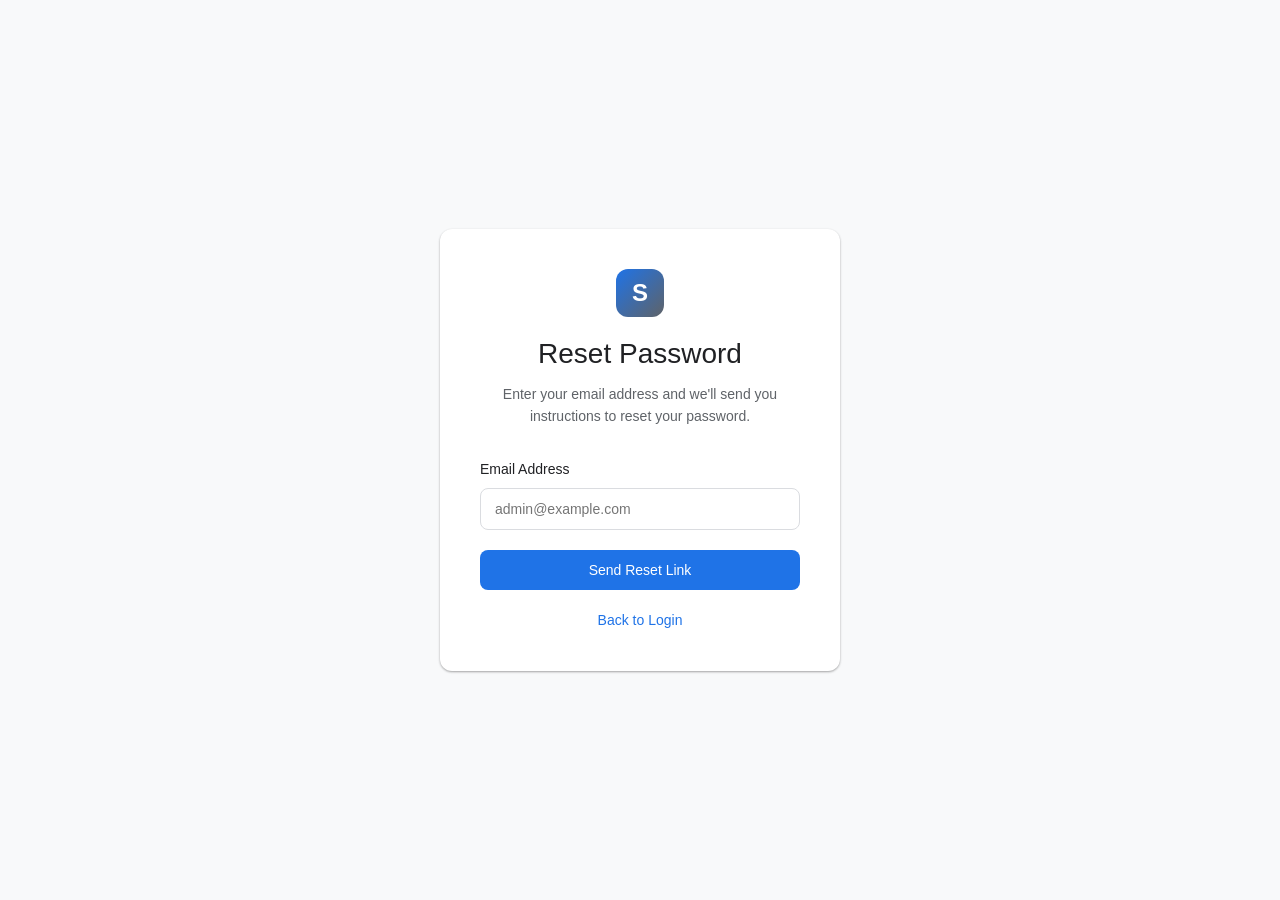
<file: Solvexa/reset-password.html>
<!DOCTYPE html>
<html lang="en">
<head>
  <meta charset="UTF-8">
  <meta name="viewport" content="width=device-width, initial-scale=1.0">
  <title>Reset Password - Solvexa Admin</title>
  <style>
    * {
      margin: 0;
      padding: 0;
      box-sizing: border-box;
    }

    body {
      font-family: -apple-system, BlinkMacSystemFont, "Segoe UI", Roboto, sans-serif;
      background: #f8f9fa;
      color: #202124;
      line-height: 1.5;
    }

    .container {
      display: flex;
      align-items: center;
      justify-content: center;
      min-height: 100vh;
      padding: 20px;
    }

    .card {
      width: 100%;
      max-width: 400px;
      background: #ffffff;
      padding: 40px;
      border-radius: 12px;
      box-shadow: 0 1px 3px rgba(0,0,0,0.12), 0 1px 2px rgba(0,0,0,0.24);
    }

    .header {
      text-align: center;
      margin-bottom: 32px;
    }

    .logo {
      width: 48px;
      height: 48px;
      margin: 0 auto 16px;
      background: linear-gradient(135deg, #1f73e7, #5f6368);
      border-radius: 12px;
      display: grid;
      place-items: center;
      color: white;
      font-weight: 900;
      font-size: 24px;
    }

    h1 {
      font-size: 28px;
      font-weight: 400;
      margin-bottom: 8px;
    }

    .subtitle {
      color: #5f6368;
      font-size: 14px;
      line-height: 1.6;
    }

    .form-group {
      margin-bottom: 20px;
    }

    label {
      display: block;
      font-size: 14px;
      font-weight: 500;
      margin-bottom: 8px;
      color: #202124;
    }

    input {
      width: 100%;
      padding: 12px 14px;
      border: 1px solid #dadce0;
      border-radius: 8px;
      font-size: 14px;
      background: #ffffff;
      transition: border-color 0.2s;
    }

    input:focus {
      outline: none;
      border-color: #1f73e7;
      box-shadow: 0 0 0 3px rgba(31, 115, 231, 0.1);
    }

    button {
      width: 100%;
      padding: 12px;
      background: #1f73e7;
      color: white;
      border: none;
      border-radius: 8px;
      font-size: 14px;
      font-weight: 500;
      cursor: pointer;
      transition: background-color 0.2s;
    }

    button:hover:not(:disabled) {
      background: #1765cc;
    }

    button:disabled {
      opacity: 0.6;
      cursor: not-allowed;
    }

    .message {
      margin-top: 16px;
      padding: 12px 14px;
      border-radius: 8px;
      font-size: 14px;
      display: none;
    }

    .message.success {
      display: block;
      background: rgba(13, 101, 45, 0.1);
      color: #0d652d;
      border: 1px solid rgba(13, 101, 45, 0.2);
    }

    .message.error {
      display: block;
      background: rgba(179, 11, 11, 0.1);
      color: #b30b0b;
      border: 1px solid rgba(179, 11, 11, 0.2);
    }

    .footer {
      text-align: center;
      margin-top: 20px;
      font-size: 14px;
    }

    .footer a {
      color: #1f73e7;
      text-decoration: none;
    }

    .footer a:hover {
      text-decoration: underline;
    }
  </style>
</head>
<body>

  <div class="container">
    <div class="card">
      <div class="header">
        <div class="logo">S</div>
        <h1>Reset Password</h1>
        <p class="subtitle">
          Enter your email address and we'll send you instructions to reset your password.
        </p>
      </div>

      <form id="resetForm">
        <div class="form-group">
          <label for="email">Email Address</label>
          <input
            type="email"
            id="email"
            placeholder="admin@example.com"
            required
            autocomplete="email"
          >
        </div>

        <button type="submit" id="submitBtn">
          Send Reset Link
        </button>
      </form>

      <div id="message" class="message"></div>

      <div class="footer">
        <a href="admin.html">Back to Login</a>
      </div>
    </div>
  </div>

  <script>
    const form = document.getElementById("resetForm");
    const emailInput = document.getElementById("email");
    const submitBtn = document.getElementById("submitBtn");
    const messageEl = document.getElementById("message");

    form.addEventListener("submit", async (e) => {
      e.preventDefault();

      const email = emailInput.value.trim();

      if (!email) {
        showMessage("Please enter your email address", "error");
        return;
      }

      submitBtn.disabled = true;
      submitBtn.textContent = "Sending...";
      messageEl.className = "message";

      try {
        // Simulate email sending
        await new Promise(resolve => setTimeout(resolve, 1500));

        showMessage(
          "If an account exists with this email, you will receive password reset instructions. Check your inbox and spam folder.",
          "success"
        );

        emailInput.value = "";
        submitBtn.textContent = "Send Reset Link";
      } catch (error) {
        showMessage("Failed to send reset link. Please try again.", "error");
        submitBtn.disabled = false;
        submitBtn.textContent = "Send Reset Link";
      }
    });

    function showMessage(text, type) {
      messageEl.textContent = text;
      messageEl.className = `message ${type}`;
    }
  </script>

</body>
</html>
</file>
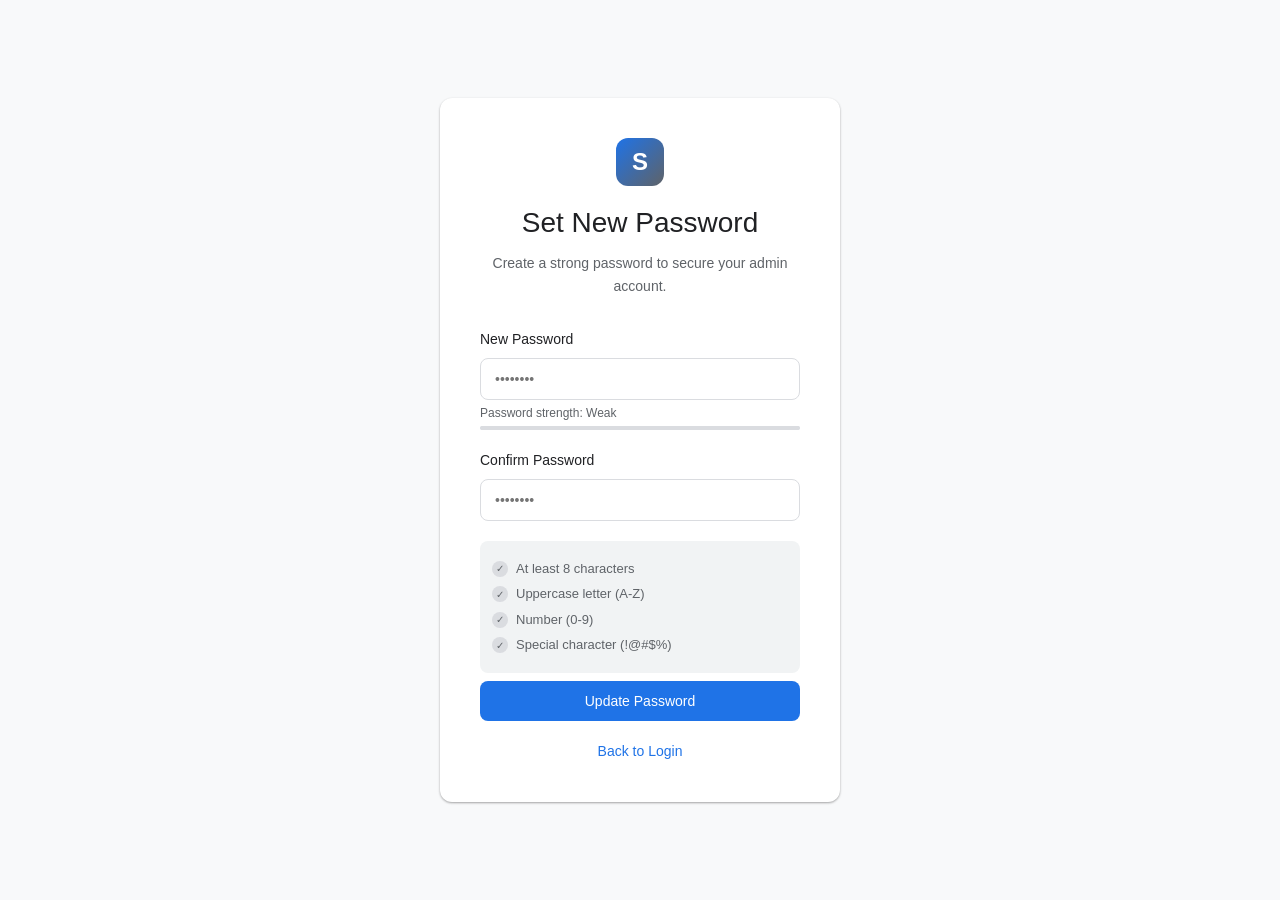
<file: Solvexa/update-password.html>
<!DOCTYPE html>
<html lang="en">
<head>
  <meta charset="UTF-8">
  <meta name="viewport" content="width=device-width, initial-scale=1.0">
  <title>Update Password - Solvexa Admin</title>
  <style>
    * {
      margin: 0;
      padding: 0;
      box-sizing: border-box;
    }

    body {
      font-family: -apple-system, BlinkMacSystemFont, "Segoe UI", Roboto, sans-serif;
      background: #f8f9fa;
      color: #202124;
      line-height: 1.5;
    }

    .container {
      display: flex;
      align-items: center;
      justify-content: center;
      min-height: 100vh;
      padding: 20px;
    }

    .card {
      width: 100%;
      max-width: 400px;
      background: #ffffff;
      padding: 40px;
      border-radius: 12px;
      box-shadow: 0 1px 3px rgba(0,0,0,0.12), 0 1px 2px rgba(0,0,0,0.24);
    }

    .header {
      text-align: center;
      margin-bottom: 32px;
    }

    .logo {
      width: 48px;
      height: 48px;
      margin: 0 auto 16px;
      background: linear-gradient(135deg, #1f73e7, #5f6368);
      border-radius: 12px;
      display: grid;
      place-items: center;
      color: white;
      font-weight: 900;
      font-size: 24px;
    }

    h1 {
      font-size: 28px;
      font-weight: 400;
      margin-bottom: 8px;
    }

    .subtitle {
      color: #5f6368;
      font-size: 14px;
      line-height: 1.6;
    }

    .form-group {
      margin-bottom: 20px;
    }

    label {
      display: block;
      font-size: 14px;
      font-weight: 500;
      margin-bottom: 8px;
      color: #202124;
    }

    input {
      width: 100%;
      padding: 12px 14px;
      border: 1px solid #dadce0;
      border-radius: 8px;
      font-size: 14px;
      background: #ffffff;
      transition: border-color 0.2s;
    }

    input:focus {
      outline: none;
      border-color: #1f73e7;
      box-shadow: 0 0 0 3px rgba(31, 115, 231, 0.1);
    }

    .password-strength {
      margin-top: 4px;
      font-size: 12px;
      color: #5f6368;
    }

    .strength-bar {
      height: 4px;
      background: #dadce0;
      border-radius: 2px;
      margin-top: 4px;
      overflow: hidden;
    }

    .strength-fill {
      height: 100%;
      background: #dadce0;
      border-radius: 2px;
      transition: all 0.3s;
    }

    .strength-fill.weak {
      width: 30%;
      background: #b30b0b;
    }

    .strength-fill.fair {
      width: 60%;
      background: #9c6c00;
    }

    .strength-fill.strong {
      width: 100%;
      background: #0d652d;
    }

    button {
      width: 100%;
      padding: 12px;
      background: #1f73e7;
      color: white;
      border: none;
      border-radius: 8px;
      font-size: 14px;
      font-weight: 500;
      cursor: pointer;
      transition: background-color 0.2s;
      margin-top: 8px;
    }

    button:hover:not(:disabled) {
      background: #1765cc;
    }

    button:disabled {
      opacity: 0.6;
      cursor: not-allowed;
    }

    .message {
      margin-top: 16px;
      padding: 12px 14px;
      border-radius: 8px;
      font-size: 14px;
      display: none;
    }

    .message.success {
      display: block;
      background: rgba(13, 101, 45, 0.1);
      color: #0d652d;
      border: 1px solid rgba(13, 101, 45, 0.2);
    }

    .message.error {
      display: block;
      background: rgba(179, 11, 11, 0.1);
      color: #b30b0b;
      border: 1px solid rgba(179, 11, 11, 0.2);
    }

    .footer {
      text-align: center;
      margin-top: 20px;
      font-size: 14px;
    }

    .footer a {
      color: #1f73e7;
      text-decoration: none;
    }

    .footer a:hover {
      text-decoration: underline;
    }

    .requirements {
      margin-top: 16px;
      padding: 12px;
      background: #f1f3f4;
      border-radius: 8px;
      font-size: 13px;
      color: #5f6368;
    }

    .requirement-item {
      margin: 6px 0;
      display: flex;
      align-items: center;
      gap: 8px;
    }

    .requirement-check {
      width: 16px;
      height: 16px;
      border-radius: 50%;
      background: #dadce0;
      display: grid;
      place-items: center;
      font-size: 10px;
      color: #5f6368;
    }

    .requirement-check.met {
      background: #0d652d;
      color: white;
    }
  </style>
</head>
<body>

  <div class="container">
    <div class="card">
      <div class="header">
        <div class="logo">S</div>
        <h1>Set New Password</h1>
        <p class="subtitle">
          Create a strong password to secure your admin account.
        </p>
      </div>

      <form id="passwordForm">
        <div class="form-group">
          <label for="newPassword">New Password</label>
          <input
            type="password"
            id="newPassword"
            placeholder="••••••••"
            required
            minlength="8"
            autocomplete="new-password"
          >
          <div class="password-strength">
            <span id="strengthText">Password strength: Weak</span>
            <div class="strength-bar">
              <div class="strength-fill" id="strengthFill"></div>
            </div>
          </div>
        </div>

        <div class="form-group">
          <label for="confirmPassword">Confirm Password</label>
          <input
            type="password"
            id="confirmPassword"
            placeholder="••••••••"
            required
            minlength="8"
            autocomplete="new-password"
          >
        </div>

        <div class="requirements">
          <div class="requirement-item">
            <div class="requirement-check" id="check8chars">✓</div>
            <span>At least 8 characters</span>
          </div>
          <div class="requirement-item">
            <div class="requirement-check" id="checkUppercase">✓</div>
            <span>Uppercase letter (A-Z)</span>
          </div>
          <div class="requirement-item">
            <div class="requirement-check" id="checkNumber">✓</div>
            <span>Number (0-9)</span>
          </div>
          <div class="requirement-item">
            <div class="requirement-check" id="checkSpecial">✓</div>
            <span>Special character (!@#$%)</span>
          </div>
        </div>

        <button type="submit" id="submitBtn">
          Update Password
        </button>
      </form>

      <div id="message" class="message"></div>

      <div class="footer">
        <a href="admin.html">Back to Login</a>
      </div>
    </div>
  </div>

  <script>
    const form = document.getElementById("passwordForm");
    const newPasswordInput = document.getElementById("newPassword");
    const confirmPasswordInput = document.getElementById("confirmPassword");
    const submitBtn = document.getElementById("submitBtn");
    const messageEl = document.getElementById("message");
    const strengthFill = document.getElementById("strengthFill");
    const strengthText = document.getElementById("strengthText");

    // Password strength checker
    newPasswordInput.addEventListener("input", () => {
      const password = newPasswordInput.value;
      const requirements = {
        length8: password.length >= 8,
        uppercase: /[A-Z]/.test(password),
        number: /[0-9]/.test(password),
        special: /[!@#$%^&*()_+\-=\[\]{};':"\\|,.<>\/?]/.test(password)
      };

      // Update checkmarks
      updateRequirement("check8chars", requirements.length8);
      updateRequirement("checkUppercase", requirements.uppercase);
      updateRequirement("checkNumber", requirements.number);
      updateRequirement("checkSpecial", requirements.special);

      // Calculate strength
      const metRequirements = Object.values(requirements).filter(Boolean).length;
      let strength = "Weak";
      let fillClass = "weak";

      if (metRequirements >= 3 && requirements.length8) {
        strength = "Strong";
        fillClass = "strong";
      } else if (metRequirements >= 2) {
        strength = "Fair";
        fillClass = "fair";
      }

      strengthText.textContent = `Password strength: ${strength}`;
      strengthFill.className = `strength-fill ${fillClass}`;
    });

    function updateRequirement(id, met) {
      const el = document.getElementById(id);
      if (met) {
        el.classList.add("met");
        el.textContent = "✓";
      } else {
        el.classList.remove("met");
        el.textContent = "";
      }
    }

    // Form submission
    form.addEventListener("submit", async (e) => {
      e.preventDefault();

      const password = newPasswordInput.value;
      const confirmPassword = confirmPasswordInput.value;

      messageEl.className = "message";

      // Validation
      if (password.length < 8) {
        showMessage("Password must be at least 8 characters", "error");
        return;
      }

      if (password !== confirmPassword) {
        showMessage("Passwords do not match", "error");
        return;
      }

      const hasUppercase = /[A-Z]/.test(password);
      const hasNumber = /[0-9]/.test(password);
      const hasSpecial = /[!@#$%^&*()_+\-=\[\]{};':"\\|,.<>\/?]/.test(password);

      if (!hasUppercase || !hasNumber || !hasSpecial) {
        showMessage(
          "Password must include uppercase, number, and special character",
          "error"
        );
        return;
      }

      submitBtn.disabled = true;
      submitBtn.textContent = "Updating...";

      try {
        // Simulate password update
        await new Promise(resolve => setTimeout(resolve, 1500));

        showMessage(
          "Password updated successfully! Redirecting to login...",
          "success"
        );

        setTimeout(() => {
          window.location.href = "admin.html";
        }, 2000);
      } catch (error) {
        showMessage("Failed to update password. Please try again.", "error");
        submitBtn.disabled = false;
        submitBtn.textContent = "Update Password";
      }
    });

    function showMessage(text, type) {
      messageEl.textContent = text;
      messageEl.className = `message ${type}`;
    }
  </script>

</body>
</html>
</file>
